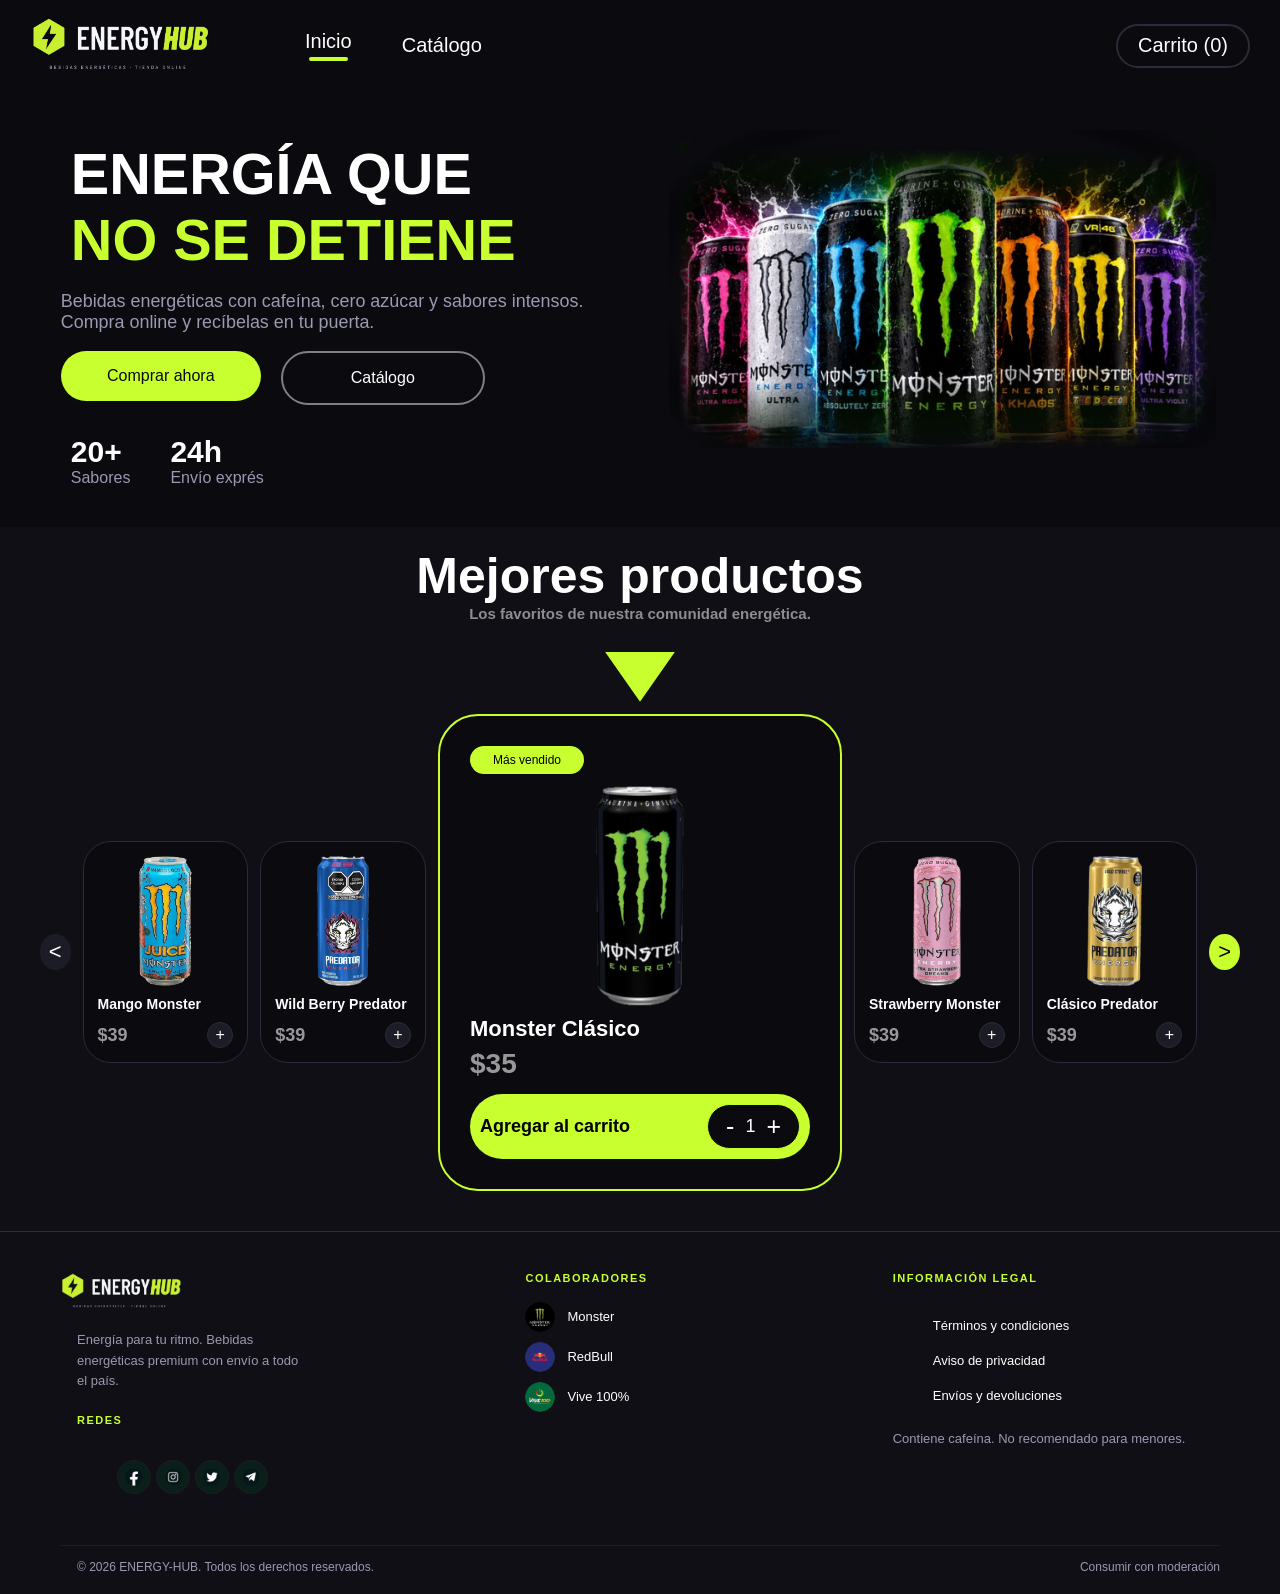
<file: index.html>
<!DOCTYPE html>
<html lang="es">
<head>
    <meta charset="UTF-8">
    <meta name="viewport" content="width=device-width, initial-scale=1.0">
    <link rel="stylesheet" href="css/index.css">
    <title>Document</title>
</head>
<body>
    <header>
        <img class="logo" src="imagenes/logo-energyhub.png" alt="EnergyHub">
        <ul>
            <a class="link select" href="index.html">Inicio</a>
            <a class="link" href="catalogo.html">Catálogo</a>
        </ul>
        <div class="shop">Carrito (0)</div>
    </header>
    <section>
        <div class="banner">
            <div class="information">
                <h1 class="title-banner-1">ENERGÍA QUE<br><em class="title-banner-2">NO SE DETIENE</em></h1>
                <p class="subtitle-banner">Bebidas energéticas con cafeína, cero azúcar y sabores intensos. Compra online y recíbelas en tu puerta.</p>
                <div class="btns">
                    <div class="btnShop"><a href="catalogo.html">Comprar ahora</a></div>
                    <div class="btnCatalog"><a href="catalogo.html">Catálogo</a></div>
                </div>
                <div class="extra">
                    <div class="extra-1"><p class="extra-number">20+</p><p class="extra-label">Sabores</p></div>
                    <div class="extra-2"><p class="extra-number">24h</p><p class="extra-label">Envío exprés</p></div>
                </div>
            </div>
            <img class="img-banner" src="imagenes/banner-imagen.png" alt="Latas de bebidas energéticas">
        </div>

        <div class="top">
            <h2>Mejores productos</h2>
            <p class="subtitle-top">Los favoritos de nuestra comunidad energética.</p>
            <div class="form-section"></div>
            <div class="selection">
                <div class="back"><</div>
                <div class="card small">
                    <img src="imagenes/handle-monster.png" alt="Mango Monster">
                    <p class="name">Mango Monster</p>
                    <div class="price-row">
                        <p class="price">$39</p>
                        <button class="add-btn">+</button>
                    </div>
                </div>

                <div class="card small">
                    <img src="imagenes/wild-berry-predator.png" alt="Wild Berry Predator">
                    <p class="name">Wild Berry Predator</p>
                    <div class="price-row">
                        <p class="price">$39</p>
                        <button class="add-btn">+</button>
                    </div>
                </div>

                <div class="card">
                    <div class="state">Más vendido</div>
                    <img src="imagenes/clasic-monster.png" alt="Monster Clásico">
                    <p class="name">Monster Clásico</p>
                    <p class="price">$35</p>
                    <div class="btnCar">
                        Agregar al carrito
                        <div class="number"><button>-</button>1<button>+</button></div>
                    </div>
                </div>

                <div class="card small">
                    <img src="imagenes/strawberry-monster.png" alt="Strawberry Monster">
                    <p class="name">Strawberry Monster</p>
                    <div class="price-row">
                        <p class="price">$39</p>
                        <button class="add-btn">+</button>
                    </div>
                </div>

                <div class="card small">
                    <img src="imagenes/clasic-predator.png" alt="Clásico Predator">
                    <p class="name">Clásico Predator</p>
                    <div class="price-row">
                        <p class="price">$39</p>
                        <button class="add-btn">+</button>
                    </div>
                </div>

                <div class="next">></div>
            </div>
        </div>
    </section>
<footer>
    <div class="footer-top">
        <div class="footer-brand">
            <img class="footer-logo" src="imagenes/logo-energyhub.png" alt="EnergyHub">
            <p class="footer-desc">Energía para tu ritmo. Bebidas energéticas premium con envío a todo el país.</p>

            <h4 class="footer-title">Redes</h4>
            <div class="networks">
                <ul>
                    <a href="https://www.facebook.com"><img src="imagenes/facebook.png" alt="Facebook"></a>
                    <a href="https://www.instagram.com"><img src="imagenes/instagram.png" alt="Instagram"></a>
                    <a href="https://x.com/"><img src="imagenes/twitter.png" alt="Twitter"></a>
                    <a href="https://telegram.org/"><img src="imagenes/telegram.png" alt="Telegram"></a>
                </ul>
            </div>
        </div>

        <div class="collaborators">
            <h4 class="footer-title">Colaboradores</h4>
            <div class="collab">
                <img src="imagenes/logo-monster.png" alt="Monster">
                <span>Monster</span>
            </div>
            <div class="collab">
                <img src="imagenes/logo-redbull.png" alt="RedBull">
                <span>RedBull</span>
            </div>
            <div class="collab">
                <img src="imagenes/logo-vive100.png" alt="Vive 100%">
                <span>Vive 100%</span>
            </div>
        </div>

        <div class="legal-information">
            <h4 class="footer-title">Información legal</h4>
            <ul>
                <a href="">Términos y condiciones</a>
                <a href="">Aviso de privacidad</a>
                <a href="">Envíos y devoluciones</a>
            </ul>
            <p class="warning">Contiene cafeína. No recomendado para menores.</p>
        </div>
    </div>

    <div class="footer-bottom">
        <p>© 2026 ENERGY-HUB. Todos los derechos reservados.</p>
        <p>Consumir con moderación</p>
    </div>
</footer>
</body>
</html>
</file>
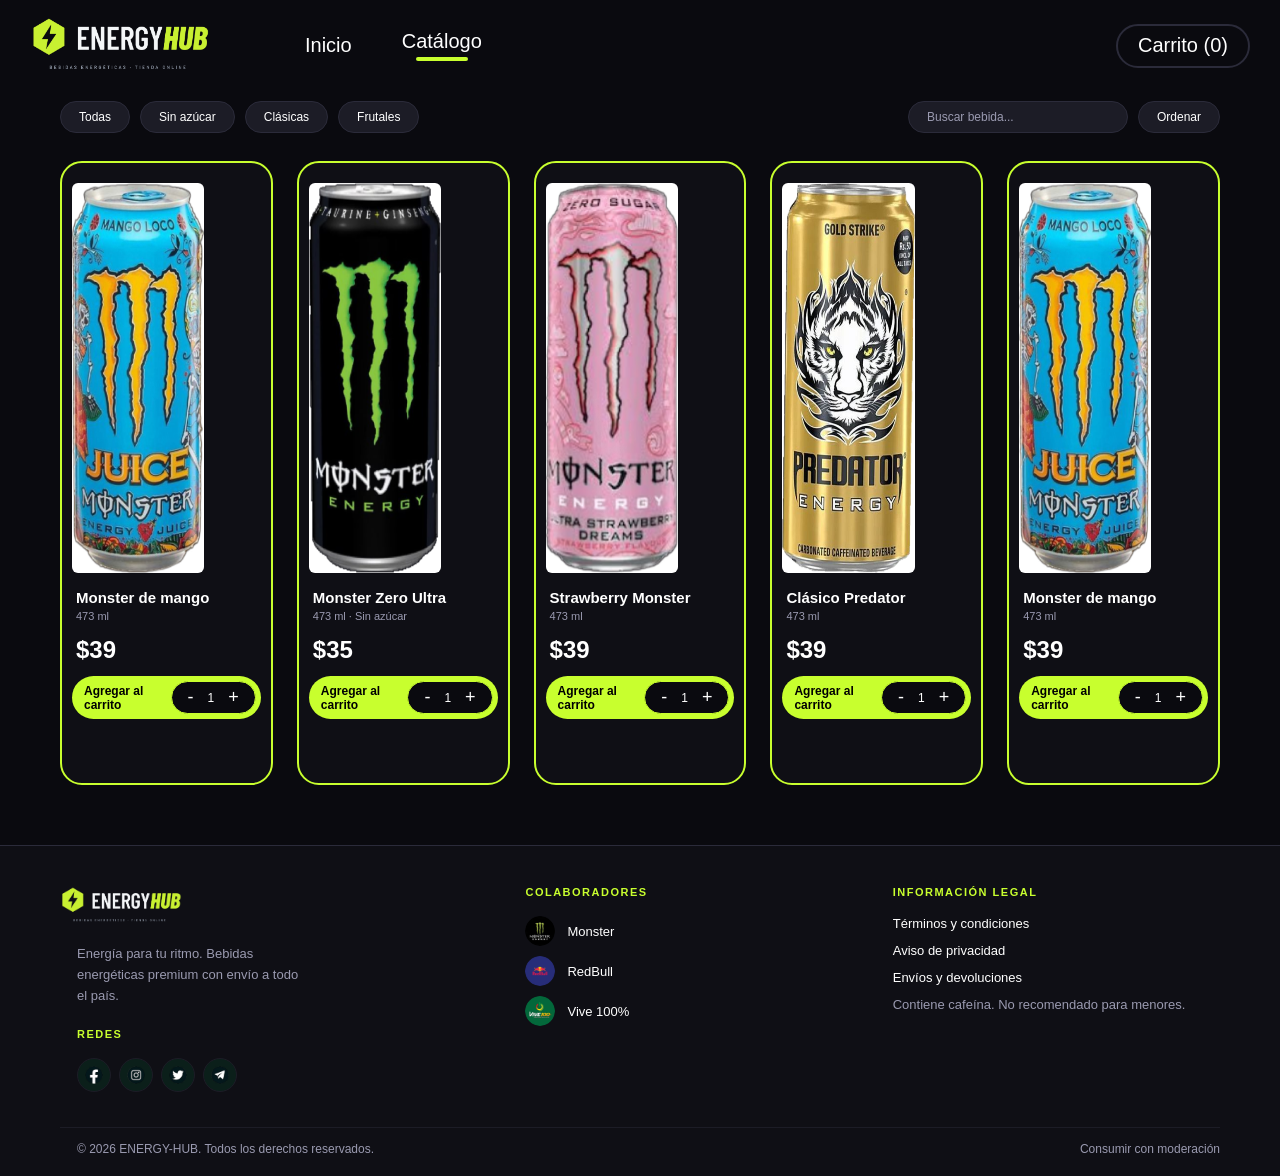
<file: catalogo.html>
<!DOCTYPE html>
<html lang="es">
<head>
    <meta charset="UTF-8">
    <meta name="viewport" content="width=device-width, initial-scale=1.0">
    <link rel="stylesheet" href="css/catalogo.css">
    <link rel="stylesheet" href="css/index.css">
    <title>Document</title>
</head>
<body>
    <header>
        <img class="logo" src="imagenes/logo-energyhub.png" alt="EnergyHub">
        <ul>
            <a class="link" href="index.html">Inicio</a>
            <a class="link select" href="">Catálogo</a>
        </ul>
        <div class="shop">Carrito (0)</div>
    </header>
<section class="catalog">
    <div class="toolbar">
        <div class="filters">
            <label class="chip" for="all">Todas</label>
            <label class="chip" for="sugar-free">Sin azúcar</label>
            <label class="chip" for="classic">Clásicas</label>
            <label class="chip" for="fruity">Frutales</label>
        </div>
        <div class="tools">
            <input class="search" type="search" placeholder="Buscar bebida...">
            <button class="sort">Ordenar</button>
        </div>
    </div>

    <div class="catalog-grid">
        <div class="product fruity">
            <img class="product-img" src="imagenes/handle-monster.png" alt="Mango Monster">
            <p class="product-name">Monster de mango</p>
            <p class="product-info">473 ml</p>
            <p class="product-price">$39</p>
            <div class="btnCar">
                Agregar al carrito
                <div class="number"><button>-</button>1<button>+</button></div>
            </div>
        </div>

        <div class="product sugar-free classic">
            <img class="product-img" src="imagenes/clasic-monster.png" alt="Monster Zero Ultra">
            <p class="product-name">Monster Zero Ultra</p>
            <p class="product-info">473 ml · Sin azúcar</p>
            <p class="product-price">$35</p>
            <div class="btnCar">
                Agregar al carrito
                <div class="number"><button>-</button>1<button>+</button></div>
            </div>
        </div>

        <div class="product fruity">
            <img class="product-img" src="imagenes/strawberry-monster.png" alt="Strawberry Monster">
            <p class="product-name">Strawberry Monster</p>
            <p class="product-info">473 ml</p>
            <p class="product-price">$39</p>
            <div class="btnCar">
                Agregar al carrito
                <div class="number"><button>-</button>1<button>+</button></div>
            </div>
        </div>

        <div class="product classic">
            <img class="product-img" src="imagenes/clasic-predator.png" alt="Clásico Predator">
            <p class="product-name">Clásico Predator</p>
            <p class="product-info">473 ml</p>
            <p class="product-price">$39</p>
            <div class="btnCar">
                Agregar al carrito
                <div class="number"><button>-</button>1<button>+</button></div>
            </div>
        </div>
        <div class="product fruity">
            <img class="product-img" src="imagenes/handle-monster.png" alt="Mango Monster">
            <p class="product-name">Monster de mango</p>
            <p class="product-info">473 ml</p>
            <p class="product-price">$39</p>
            <div class="btnCar">
                Agregar al carrito
                <div class="number"><button>-</button>1<button>+</button></div>
            </div>
        </div>
    </div>
</section>
<footer>
    <div class="footer-top">
        <div class="footer-brand">
            <img class="footer-logo" src="imagenes/logo-energyhub.png" alt="EnergyHub">
            <p class="footer-desc">Energía para tu ritmo. Bebidas energéticas premium con envío a todo el país.</p>

            <h4 class="footer-title">Redes</h4>
            <div class="networks">
                <a href="https://www.facebook.com"><img src="imagenes/facebook.png" alt="Facebook"></a>
                <a href="https://www.instagram.com"><img src="imagenes/instagram.png" alt="Instagram"></a>
                <a href="https://x.com/"><img src="imagenes/twitter.png" alt="Twitter"></a>
                <a href="https://telegram.org/"><img src="imagenes/telegram.png" alt="Telegram"></a>
            </div>
        </div>

        <div class="collaborators">
            <h4 class="footer-title">Colaboradores</h4>
            <div class="collab">
                <img src="imagenes/logo-monster.png" alt="Monster">
                <span>Monster</span>
            </div>
            <div class="collab">
                <img src="imagenes/logo-redbull.png" alt="RedBull">
                <span>RedBull</span>
            </div>
            <div class="collab">
                <img src="imagenes/logo-vive100.png" alt="Vive 100%">
                <span>Vive 100%</span>
            </div>
        </div>

        <div class="legal-information">
            <h4 class="footer-title">Información legal</h4>
            <a href="">Términos y condiciones</a>
            <a href="">Aviso de privacidad</a>
            <a href="">Envíos y devoluciones</a>
            <p class="warning">Contiene cafeína. No recomendado para menores.</p>
        </div>
    </div>

    <div class="footer-bottom">
        <p>© 2026 ENERGY-HUB. Todos los derechos reservados.</p>
        <p>Consumir con moderación</p>
    </div>
</footer>
</body>
</html>
</file>
<file: css/index.css>
*{
    color: white;
    font-family: Montserrat, Arial, sans-serif;
    font-weight: 300;
}
header ul{
    display: flex;
    flex-direction: row;
}
body{
    background-color: #0A0A0F;
    margin: 0;
}
html{
    scrollbar-width: none;
}
a{
    text-decoration: none;
}
header{
    display: flex;
    flex-direction: row;
    align-items: center;
    gap: 30px;
    font-size: 20px;
    margin: 0 20px 0 20px;
    padding: 10px;
}
.logo{
    width: 180px;
    height: 60px;
}
.link{
    display: flex;
    justify-content: center;
    align-items: center;
    padding: 0 25px;
    margin: 0;
}
.link:hover{
    color: rgba(255, 255, 255, 0.645);
}
.select{
    position: relative;
    padding-bottom: 8px;
}
.select::after{
    content: "";
    position: absolute;
    bottom: 0;
    left: 30%;
    width: 40%;
    height: 4px;
    background-color: #C8FF2E;
    border-radius: 4px;
}
.shop{
    margin-left: auto;
    height: 40px;
    border-radius: 50px;
    border: 2px solid #2B2B3A;
    padding: 0 20px 0 20px;
    display: flex;
    justify-content: center;
    align-items: center;
}
.shop:hover{
    border: 2px solid #C8FF2E;
    background-color: #86aa23;
}
.banner{
    display: flex;
    flex-direction: row;
    align-items: center;
    justify-content: space-between;
    padding-right: 5%;
    margin-bottom: 40px;
}
.information{
    width: 48%;
    margin-left: 5%;
    margin-top: 50px;
}
.title-banner-1{
    font-size: clamp(36px, 4.5vw, 60px);
    font-weight: 900;
    margin: 0 0 0 10px;
}
.title-banner-2{
    color: #C8FF2E;
    font-style: normal;
    font-weight: 900;
}
.subtitle-banner{
    color: #9A9AB0;
    font-size: clamp(15px, 1.4vw, 19px);
}
.img-banner{
    width: 45%;
    height: auto;
}
.btns{
    display: flex;
    flex-direction: row;
    gap: 20px;
}
.btnShop a{
    border-radius: 50px;
    background-color: #C8FF2E;
    width: 200px;
    height: 50px;
    display: flex;
    justify-content: center;
    align-items: center;
    color: #0A0A0F;
}
.btnShop a:hover{
    border: 2px solid #C8FF2E;
    background-color: #86aa23;
}
.btnCatalog a{
    border-radius: 50px;
    background-color: transparent;
    width: 200px;
    height: 50px;
    display: flex;
    justify-content: center;
    align-items: center;
    color: white;
    border: 2px solid gray;
}
.btnCatalog a:hover{
    border: 2px solid #C8FF2E;
}
.extra{
    display: flex;
    flex-direction: row;
    gap: 40px;
    margin-left: 10px;
}
.extra-number{
    font-size: 30px;
    font-weight: bold;
    margin: 30px 0 0 0;
}
.extra-label{
    margin: 0;
    color: #9A9AB0;
}
.top{
    background-color: #0F0F15;
    width: 100%;
    height: 100%;
    display: flex;
    flex-direction: column;
    align-items: center;
}
.top h2{
    font-size: clamp(30px, 4vw, 50px);
    font-weight: bold;
    margin: 0;
    margin-top: 20px;
}
.subtitle-top{
    margin: 0;
    font-size: 15px;
    font-weight: bold;
    color: rgba(255, 255, 255, 0.53);
}
.form-section{
    background-color: #C8FF2E;
    width: 70px;
    height: 50px;
    margin-top: 30px;
    clip-path: polygon(0 0, 100% 0, 50% 100%);
}
.selection{
    display: flex;
    flex-direction: row;
    justify-content: center;
    align-items: center;
    gap: 12px;
    width: 100%;
    max-width: 1200px;
    padding: 0 20px 40px 20px;
    margin-top: 12px;
}
.back, .next{
    display: flex;
    justify-content: center;
    align-items: center;
    width: 36px;
    height: 36px;
    border-radius: 50%;
    background-color: #1C1C26;
    font-size: 22px;
}
.next{
    background-color: #C8FF2E;
    color: #0A0A0F;
}
.next:hover{
    background-color: #0A0A0F;
    color: white;
}
.back:hover{
    background-color: #C8FF2E;
    color: #000;
}
.card{
    flex-shrink: 0;
    background-color: #0A0A0F;
    border: 2px solid #C8FF2E;
    border-radius: 40px;
    width: 340px;
    padding: 30px;
}
.card:hover{
    box-shadow: 0 0 50px #C8FF2E;
}
.state{
    border: 2px solid #C8FF2E;
    background-color: #C8FF2E;
    color: #000;
    width: 100px;
    margin: 0 0 12px 0;
    padding: 5px;
    border-radius: 50px;
    font-size: 12px;
    text-align: center;
}
.card img{
    display: block;
    height: 220px;
    max-width: 100%;
    object-fit: contain;
    margin: 0 auto;
}
.name{
    font-size: 22px;
    font-weight: bold;
    margin: 10px 0 0 0;
}
.price{
    font-size: 28px;
    font-weight: bold;
    margin: 6px 0 14px 0;
    color: rgba(255, 255, 255, 0.582);
}
.btnCar{
    display: flex;
    justify-content: space-between;
    align-items: center;
    border-radius: 50px;
    background-color: #C8FF2E;
    color: #000;
    font-weight: bold;
    padding: 10px;
    font-size: 18px;
}
.btnCar:hover{
    background-color: #86aa23;
}
.number{
    display: flex;
    align-items: center;
    gap: 5px;
    padding: 6px 12px;
    background-color: #0A0A0F;
    color: white;
    border: 1px solid #C8FF2E;
    border-radius: 30px;
}
.number button{
    background-color: transparent;
    color: white;
    border: none;
    font-size: 25px;
}
.number button:hover{
    color: rgba(255, 255, 255, 0.603);
}
.small{
    flex-shrink: 1;
    min-width: 0;
    width: 160px;
    padding: 14px;
    border: 1px solid #2B2B3A;
    border-radius: 28px;
}
.small img{
    height: 130px;
}
.small .name{
    font-size: 14px;
}
.small .price{
    font-size: 18px;
    margin: 0;
}
.price-row{
    display: flex;
    justify-content: space-between;
    align-items: center;
    margin-top: 10px;
}
.add-btn{
    width: 26px;
    height: 26px;
    background-color: #1C1C26;
    color: white;
    border: 1px solid #2B2B3A;
    border-radius: 50%;
    font-size: 16px;
}
.add-btn:hover{
    background-color: #C8FF2E;
}
footer{
    background-color: #0F0F15;
    border-top: 1px solid #2B2B3A;
    padding: 40px 60px 20px 60px;
}
.footer-top{
    display: grid;
    grid-template-columns: 1.3fr 1fr 1fr;
    gap: 40px;
    align-items: start;
}
.footer-title{
    color: #C8FF2E;
    font-size: 11px;
    font-weight: 700;
    letter-spacing: 1.5px;
    text-transform: uppercase;
    margin: 0 0 18px 0;
}
.footer-logo{
    display: block;
    height: 40px;
    width: auto;
    margin-bottom: 18px;
}
.footer-desc{
    color: #9A9AB0;
    font-size: 13px;
    line-height: 1.6;
    max-width: 230px;
    margin: 0 0 22px 17px;
}
.footer-brand .footer-title{
    margin-left: 17px;
}
.networks{
    display: flex;
    gap: 8px;
    margin-left: 17px;
}
.networks a{
    display: flex;
    justify-content: center;
    align-items: center;
    width: 32px;
    height: 32px;
    border-radius: 50%;
    background-color: #0B1F1A;
    border: 1px solid #1C1C26;
}
.networks a:hover{
    border-color: #C8FF2E;
}
.networks img{
    width: 18px;
    height: 18px;
    object-fit: contain;
}
.collab{
    display: flex;
    align-items: center;
    gap: 12px;
    margin-bottom: 10px;
}
.collab img{
    width: 30px;
    height: 30px;
    border-radius: 50%;
    object-fit: cover;
}
.collab span{
    font-size: 13px;
}
.legal-information{
    display: flex;
    flex-direction: column;
    gap: 12px;
}
.legal-information .footer-title{
    margin-bottom: 6px;
}
.legal-information a{
    font-size: 13px;
}
.legal-information a:hover{
    color: #C8FF2E;
}
.warning{
    margin: 0;
    font-size: 13px;
    color: #9A9AB0;
}
.footer-bottom{
    display: flex;
    justify-content: space-between;
    align-items: center;
    margin: 35px 0 0 0;
    padding: 14px 0 0 17px;
    border-top: 1px solid #1C1C26;
}
.footer-bottom p{
    margin: 0;
    font-size: 12px;
    color: #9A9AB0;
}
.legal-information ul{
    display: flex;
    flex-direction: column;
    gap: 20px;
}
.networks ul{
    display: flex;
    flex-direction: row;
    gap: 5px
}
</file>
<file: css/catalogo.css>
html{
    scrollbar-width: none;
}
.catalog{
    padding: 10px 60px 60px 60px;
}
.catalog-title{
    font-size: clamp(30px, 4vw, 44px);
    font-weight: 700;
    margin: 0 0 24px 0;
}
.toolbar{
    display: flex;
    justify-content: space-between;
    align-items: center;
    flex-wrap: wrap;
    gap: 16px;
    margin-bottom: 28px;
}
.filters, .tools{
    display: flex;
    align-items: center;
    gap: 10px;
}
.chip, .sort{
    background-color: #1C1C26;
    border: 1px solid #2B2B3A;
    border-radius: 50px;
    padding: 8px 18px;
    font-size: 12px;
    cursor: pointer;
}
.chip:hover, .sort:hover{
    border-color: #C8FF2E;
}
.search{
    background-color: #1C1C26;
    border: 1px solid #2B2B3A;
    border-radius: 50px;
    padding: 8px 18px;
    width: 220px;
    font-size: 12px;
    outline: none;
}
.search::placeholder{
    color: #9A9AB0;
}
.search:focus{
    border-color: #C8FF2E;
}
.catalog-grid{
    display: flex;
    flex-direction: row;
    gap: 24px;
    justify-content: center;
}
.product{
    background-color: #0F0F15;
    border: 2px solid #C8FF2E;
    border-radius: 22px;
    padding: 10px;
    width: 250px;
    height: 600px;
    transition: box-shadow 0.2s;
}
.product:hover{
    box-shadow: 0 0 30px rgba(242, 176, 30, 0.45);
}
.product-img{
    display: flex;
    justify-self: center;
    width: 70%;
    height: 65%;
    margin-top: 10px;
    background-color: #fff;
    border-radius: 6px;
}
.product-name{
    font-size: 15px;
    font-weight: 700;
    margin: 16px 0 0 4px;
}
.product-info{
    font-size: 11px;
    color: #9A9AB0;
    margin: 4px 0 0 4px;
}
.product-price{
    font-size: 24px;
    font-weight: 700;
    margin: 14px 0 12px 4px;
}
.product .btnCar{
    font-size: 12px;
    padding: 5px 5px 5px 12px;
}
.product .number{
    padding: 4px 10px;
    gap: 8px;
}
.product .number button{
    font-size: 18px;
}
</file>
